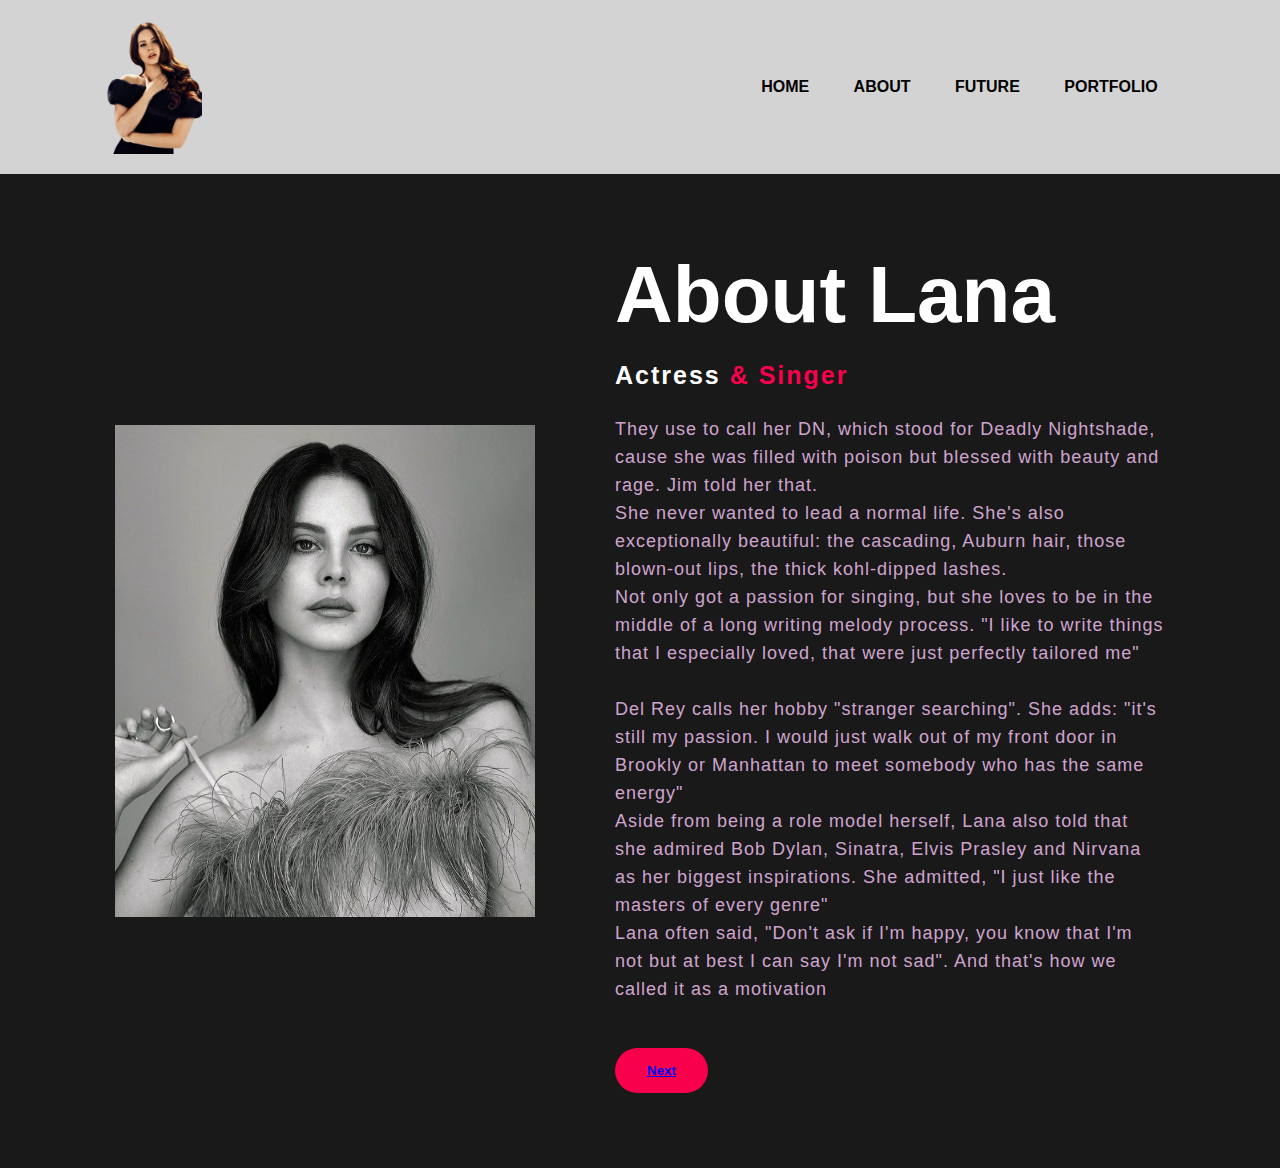
<file: about.html>
<!DOCTYPE html>
<html lang="en">
<head>
	<meta charset="utf-8">
	<meta  http-equiv="X-UA-Compatible" content="IE=edge">
	<meta name="viewport" content="width=device-width, initial-scale=1.0">
	<title>Portfolio</title>
	<link rel="stylesheet" href="about.css">
</head>
<body>
	<div class="hero">
		<nav>
			<img src="lana.png" class="lana" width="100px">
			<ul>
				<li><a href="index.html">HOME</a></li>
				<li><a href="about.html">ABOUT</a></li>
				<li><a href="future.html">FUTURE</a></li>
				<li><a href="portfolio.html">PORTFOLIO</a></li>
			</ul>
		</nav>
	</div>
	<section class="about">
		<div class="main">
			<img src="bnwlana.png" width="350px">
			<div class="about-text">
				<h1>About Lana</h1>
				<h5>Actress<span> & Singer</span></h5>
				<p>They use to call her DN, which stood for Deadly Nightshade, cause she was filled with poison but blessed with beauty and rage. Jim told her that.
					<br>She never wanted to lead a normal life. She's also exceptionally beautiful: the cascading, Auburn hair, those blown-out lips, the thick kohl-dipped lashes.
					<br> Not only got a passion for singing, but she loves to be in the middle of a long writing melody process. "I like to write things that I especially loved, that were just perfectly tailored me"
					<br>
					<br> Del Rey calls her hobby "stranger searching". She adds: "it's still my passion. I would just walk out of my front door in Brookly or Manhattan to meet somebody who has the same energy"
					<br> Aside from being a role model herself, Lana also told that she admired Bob Dylan, Sinatra, Elvis Prasley and Nirvana as her biggest inspirations. She admitted, "I just like the masters of every genre"
					<br> Lana often said, "Don't ask if I'm happy, you know that I'm not but at best I can say I'm not sad". And that's how we called it as a motivation</p>
					<button type="button"><a href="future.html">Next</a></button>
			</div>
		</div>
	</section>
</body>
</html>
</file>
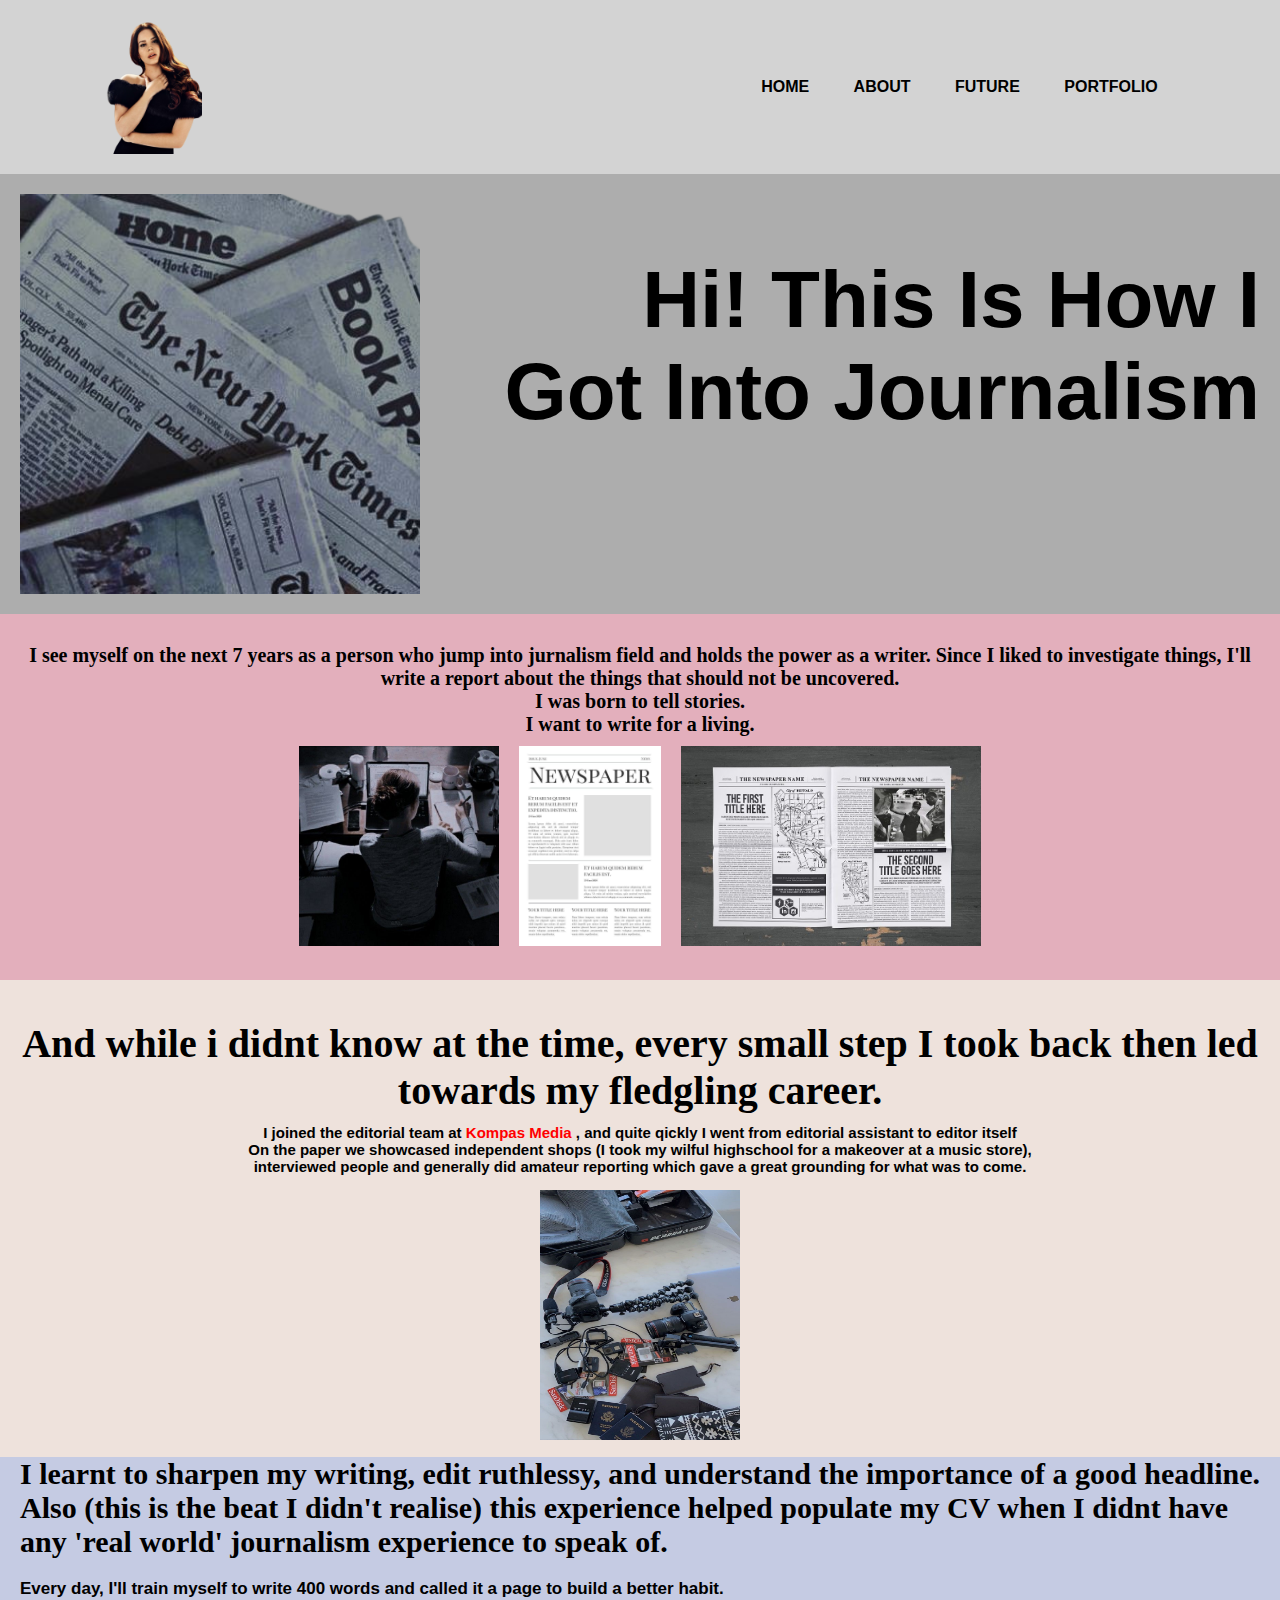
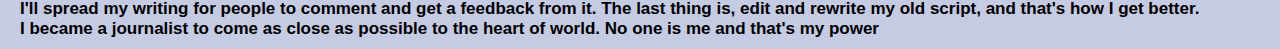
<file: future.html>
<!DOCTYPE html>
<html lang="en">
<head>
	<meta charset="utf-8">
	<meta  http-equiv="X-UA-Compatible" content="IE=edge">
	<meta name="viewport" content="width=device-width, initial-scale=1.0">
	<title>Portfolio</title>
	<link rel="stylesheet" href="future.css">
</head>
<body>
	<div class="hero">
		<nav>
			<img src="lana.png" class="lana" width="100px">
			<ul>
				<li><a href="index.html">HOME</a></li>
				<li><a href="about.html">ABOUT</a></li>
				<li><a href="future.html">FUTURE</a></li>
				<li><a href="portfolio.html">PORTFOLIO</a></li>
			</ul>
		</nav>
	</div>
	    <!-- Future -->
    <div class="intro">
        <img class="myself" src="newspaper-removebg.png" height="490px">
        <h2 id="introduce">Hi! This Is How I Got Into Journalism</h2>
    </div>
    <div class="years">
        <h2 class="dream">I see myself on the next 7 years as a person who jump into jurnalism field and holds the power as a writer. Since I liked to investigate things, I'll write a report about the things that should not be uncovered.
        	<br>I was born to tell stories.
        	<br>I want to write for a living. </h2>
        <div class="apa">
        <div class="career">
        	<a target="_blank" href="myself.jpg">
        <img src="myself.jpg" height="200px">
    		</a>
    	</div>
    	<div class="career">
    		<a target="_blank" href="newspaperwhite.jpg">
        <img src="newspaperwhite.jpg" height="200px">
    		</a>
    	</div>
    	<div class="career">
    		<a target="_blank" href="news.jpg">
        <img src="news.jpg" height="200px">
        	</a>
        </div>
    </div>
    </div>
    <div class="unexpected">
        <h2 class="expectation">And while i didnt know at the time, every small step I took back then led towards my fledgling career.</h2>
    </div>
    <div class="activity">
        <h2 class="highschool">I joined the editorial team at <span>Kompas Media </span>, and quite qickly I went from editorial assistant to editor itself
        	<br> On the paper we showcased independent shops (I took my wilful highschool for a makeover at a music store),
        	<br> interviewed people and generally did amateur reporting which gave a great grounding for what was to come.</h2>
        <a target="_blank" href="journalism.jpg">
        <img src="journalism.jpg">
    	</a>
    </div>
    <div class="action">
        <h2 class="act">I learnt to sharpen my writing, edit ruthlessy, and understand the importance of a good headline.
        	Also (this is the beat I didn't realise) this experience helped populate my CV when I didnt have any 'real world' journalism experience to speak of.</h2>
        <h2 class="move">Every day, I'll train myself to write 400 words and called it a page to build a better habit.
        	<br>I'll spread my writing for people to comment and get a feedback from it. The last thing is, edit and rewrite my old script, and that's how I get better.
        	<br>I became a journalist to come as close as possible to the heart of world. No one is me and that's my power</h2>
    </div>
</body>
</file>
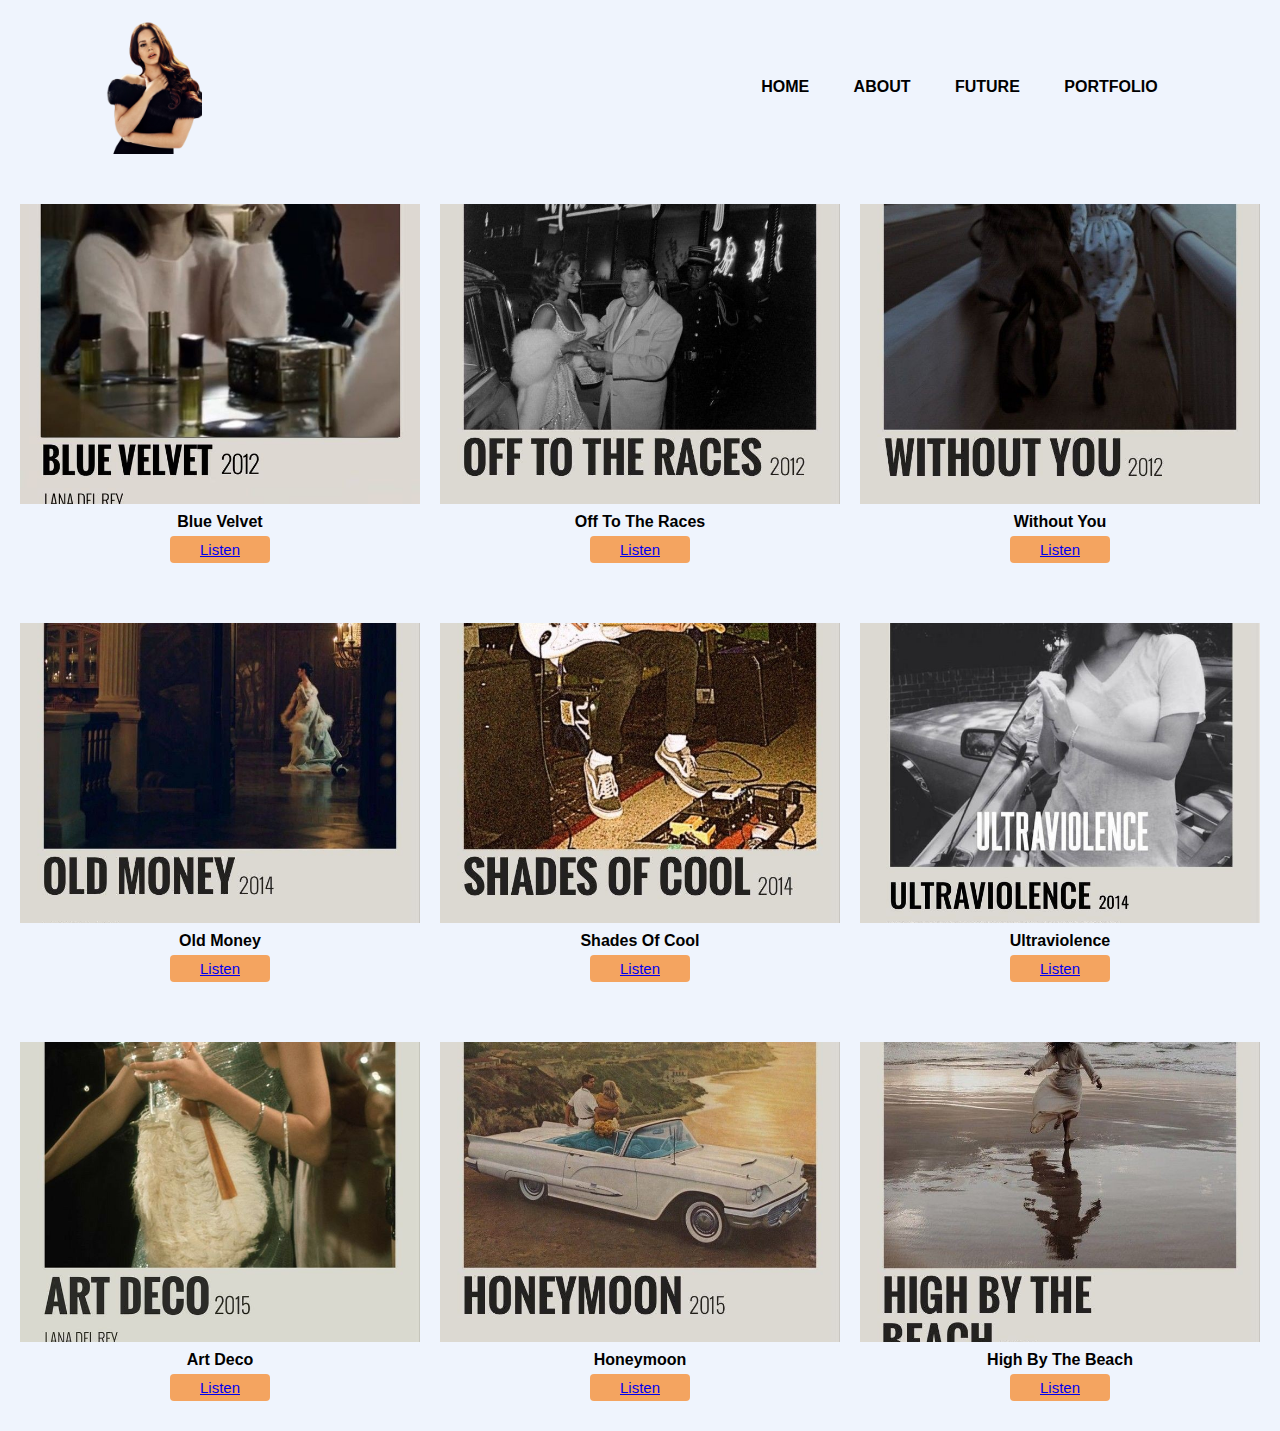
<file: portfolio.html>
<!DOCTYPE html>
<html lang="en">
<head>
	<meta charset="utf-8">
	<meta  http-equiv="X-UA-Compatible" content="IE=edge">
	<meta name="viewport" content="width=device-width, initial-scale=1.0">
	<title>Portfolio</title>
	<link rel="stylesheet" href="portfolio.css">
</head>
<body>
	<div class="hero">
		<nav>
			<img src="lana.png" class="lana" width="100px">
			<ul>
				<li><a href="index.html">HOME</a></li>
				<li><a href="about.html">ABOUT</a></li>
				<li><a href="future.html">FUTURE</a></li>
				<li><a href="portfolio.html">PORTFOLIO</a></li>
			</ul>
		</nav>
		<section class="items">
			<div class="item">
				<img src="bluevelvet2012.jpg">
				<h4>Blue Velvet</h4>
				<button><a href="https://youtu.be/BwCitgDib-g">Listen</a></button>
			</div>
			<div class="item">
				<img src="offtotheraces2012.jpg">
				<h4>Off To The Races</h4>
				<button><a href="https://youtu.be/2_x4SPym5VQ">Listen</a></button>
			</div>
			<div class="item">
				<img src="withoutyou2012.jpg">
				<h4>Without You</h4>
				<button><a href="https://youtu.be/_lUz0Vvdlkg">Listen</a></button>
			</div>
		</section>
		<section class="items2">
			<div class="item">
				<img src="oldmoney2014.jpg">
				<h4>Old Money</h4>
				<button><a href="https://youtu.be/hayugT4EX_8">Listen</a></button>
			</div>
			<div class="item">
				<img src="shadesofcool2014.jpg">
				<h4>Shades Of Cool</h4>
				<button><a href="https://youtu.be/rJABBmAMXnY">Listen</a></button>
			</div>
			<div class="item">
				<img src="ultraviolence2014.jpg">
				<h4>Ultraviolence</h4>
				<button><a href="https://youtu.be/ZFWC4SiZBao">Listen</a></button>
			</div>
		</section>
		<section class="items3">
			<div class="item">
				<img src="artdeco2015.jpg">
				<h4>Art Deco</h4>
				<button><a href="https://youtu.be/vK3xgCmpXdk">Listen</a></button>
			</div>
			<div class="item">
				<img src="honeymoon2015.jpg">
				<h4>Honeymoon</h4>
				<button><a href="https://youtu.be/uFnDavYARag">Listen</a></button>
			</div>
			<div class="item">
				<img src="highbythebeach2015.jpg">
				<h4>High By The Beach</h4>
				<button><a href="https://youtu.be/QnxpHIl5Ynw">Listen</a></button>
			</div>
		</section>
			</div>
			</div>
			</div>
			
		</section>
	</div>
</file>
<file: about.css>
*{
  margin: 0;
  padding: 0;
  font-family: 'Josefin Sans', sans-serif;
  box-sizing: border-box;
}

.hero{
  position: relative;
  width: 100%;
  background: lightgrey;
}

nav{
  display: flex;
  width: 84%;
  margin: auto;
  padding: 20px 0;
  align-items: center;
  justify-content: space-between;
}

nav ul li{
  display: inline-block;
  list-style: none;
  margin: 10px 20px;
}

nav ul li a{
  text-decoration: none;
  color: #000;
  font-weight: bold;
}

nav ul li a:hover{
  color: red;
}
.about{
	width: 100%;
	padding: 75px 0px;
	background-color: #191919;
}
.about img{
	height: auto;
	width: 420px;
}
.about-text{
	width: 550px;
}
.main{
	width: 1130px;
	max-width: 95%;
	margin: 0 auto;
	display: flex;
	align-items: center;
	justify-content: space-around;
}
.about-text h1{
	color: white;
	font-size: 80px;
	text-transform: capitalize;
	margin-bottom: 20px;
}
.about-text h5{
	color: white;
	font-size: 25px;
	text-transform: capitalize;
	margin-bottom: 25px;
	letter-spacing: 2px;
}
span{
	color: #f9004d;
}
.about-text p{
	color: #fcfc;
	letter-spacing: 1px;
	line-height: 28px;
	font-size: 18px;
	margin-bottom: 45px;
}
button{
	background: #f9004d;
	color: white;
	text-decoration: none;
	border: 2px solid transparent;
	font-weight: bold;
	padding: 13px 30px;
	border-radius: 30px;
	transition: .4s;
}
button:hover{
	background: transparent;
	border: 2px solid #f9004d;
	cursor: pointer;
}
</file>
<file: future.css>
*{
  margin: 0;
  padding: 0;
  font-family: sans-serif;
}

.hero{
  position: relative;
  width: 100%;
  background: lightgrey;
}

nav{
  display: flex;
  width: 84%;
  margin: auto;
  padding: 20px 0;
  align-items: center;
  justify-content: space-between;
}

nav ul li{
  display: inline-block;
  list-style: none;
  margin: 10px 20px;
}

nav ul li a{
  text-decoration: none;
  color: #000;
  font-weight: bold;
}

nav ul li a:hover{
  color: red;
}

/* future: Get to know */
.intro {
  font-size: 70px;
  display: flex;
  background-size: 100%%;
  background-color: #ADADAD;
  position: relative;
  color: black;
}

.intro img{
  width: 400px;
  height: 400px;
  padding-left: 20px;
  padding-top: 20px;
  padding-bottom: 20px;
}

#introduce {
  font-size: 80px;
  text-align: right;
  margin-top: 80px;
  padding-left: 70px;
  padding-right: 20px;
}

/* future */

.years {
  padding: 20px;
  background-color: #E3AFBC;
}

.dream {
  font-size: 20px;
  text-align: center;
  padding-top: 10px;
  font-family: italic;
}
.apa{
  display: flex;
  justify-content: center;
}

.career{
  text-align: center;
  display: block;
}

.career:hover{
  border: 3px solid #777;
}

.career img{
  padding-top: 10px;
  padding: 10px;
}

/* How i see myself */

.work {
  background-image: url("laptop.jpg");
  background-repeat: no-repeat;
  background-size: 100%;
}

.workdesk {
  font-size: 70px;
  color: white;
  text-align: center;
  padding-bottom: 400px;
  padding-top: 50px;

}

/* What i did back then */

.unexpected {
  display: flex;
  background-size: 100%;
  background-color: #EEE2DC;
}

.expectation {
  font-size: 40px;
  text-align: center;
  margin-top: 40px;
  font-family: italic;
  background-color: #EEE2DC;
}

.activity{
  padding-top: 10px;
  text-align: center;
  font-size: 10px;
  background-color: #EEE2DC;
}

span{
  color: red;
}

.activity img{
  width: 200px;
  height: 250px;
  padding-top: 15px;
  padding-bottom: 15px;
}

.activity img:hover{
  border: 2px solid #777;
}

/* how i get through it */

.action {
  background-color: #C5CBE3;
  font-size: 25px;
  text-align: center;
}

.act{
  font-family: italic;
  font-size: 30px;
  text-align: left;
  padding-left: 20px;
}

.move{
  font-family: sans-serif;
  font-size: 17px;
  padding-top: 20px;
  padding-bottom: 10px;
  text-align: left;
  padding-left: 20px;
}
</file>
<file: portfolio.css>
*{
  margin: 0;
  padding: 0;
  font-family: sans-serif;
}

.hero{
  position: relative;
  width: 100%;
  height: 100vh;
  background: #eff4fd;
}

nav{
  display: flex;
  width: 84%;
  margin: auto;
  padding: 20px 0;
  align-items: center;
  justify-content: space-between;
}

nav ul li{
  display: inline-block;
  list-style: none;
  margin: 10px 20px;
}

nav ul li a{
  text-decoration: none;
  color: #000;
  font-weight: bold;
}

nav ul li a:hover{
  color: red;
}.items{
	display: grid;
	grid-template-columns: repeat(3, 1fr);
	padding: 30px 20px;
	grid-column-gap: 20px;
	grid-row-gap: 30px;
	background: #eff4fd;
}
.item img{
	width: 100%;
	height: 300px;
	object-fit: cover;
	cursor: pointer;
}
.items2{
	display: grid;
	grid-template-columns: repeat(3, 1fr);
	padding: 30px 20px;
	grid-column-gap: 20px;
	grid-row-gap: 30px;
	background: #eff4fd;
}
.item img{
	width: 100%;
	height: 300px;
	object-fit: cover;
	cursor: pointer;
}
.items3{
	display: grid;
	grid-template-columns: repeat(3, 1fr);
	padding: 30px 20px;
	grid-column-gap: 20px;
	grid-row-gap: 30px;
	background: #eff4fd;
}
.item img{
	width: 100%;
	height: 300px;
	object-fit: cover;
	cursor: pointer;
	transition: 0.2s ease;
}
.item img:hover{
	transform: scale(1.04);
}
.item h4{
	padding: 5px;
	text-align: center;
}
.item button{
	padding: 5px 30px;
	border: none;
	outline: none;
	background-color: sandybrown;
	color: white;
	cursor: pointer;
	border-radius: 4px;
	font-size: 15px;
	display: block;
	margin: 0 auto;
	transition: 0.2s all;
}
.item button:hover{
	transform: scale(1.08);
}
@media screen and (max-width: 1000px){
	.items{
		grid-template-columns: repeat(2, 1fr);
	}
}
@media screen and (max-width: 768px){
	.items{
		grid-template-columns: repeat(1, 1fr);
	}
}
</file>
